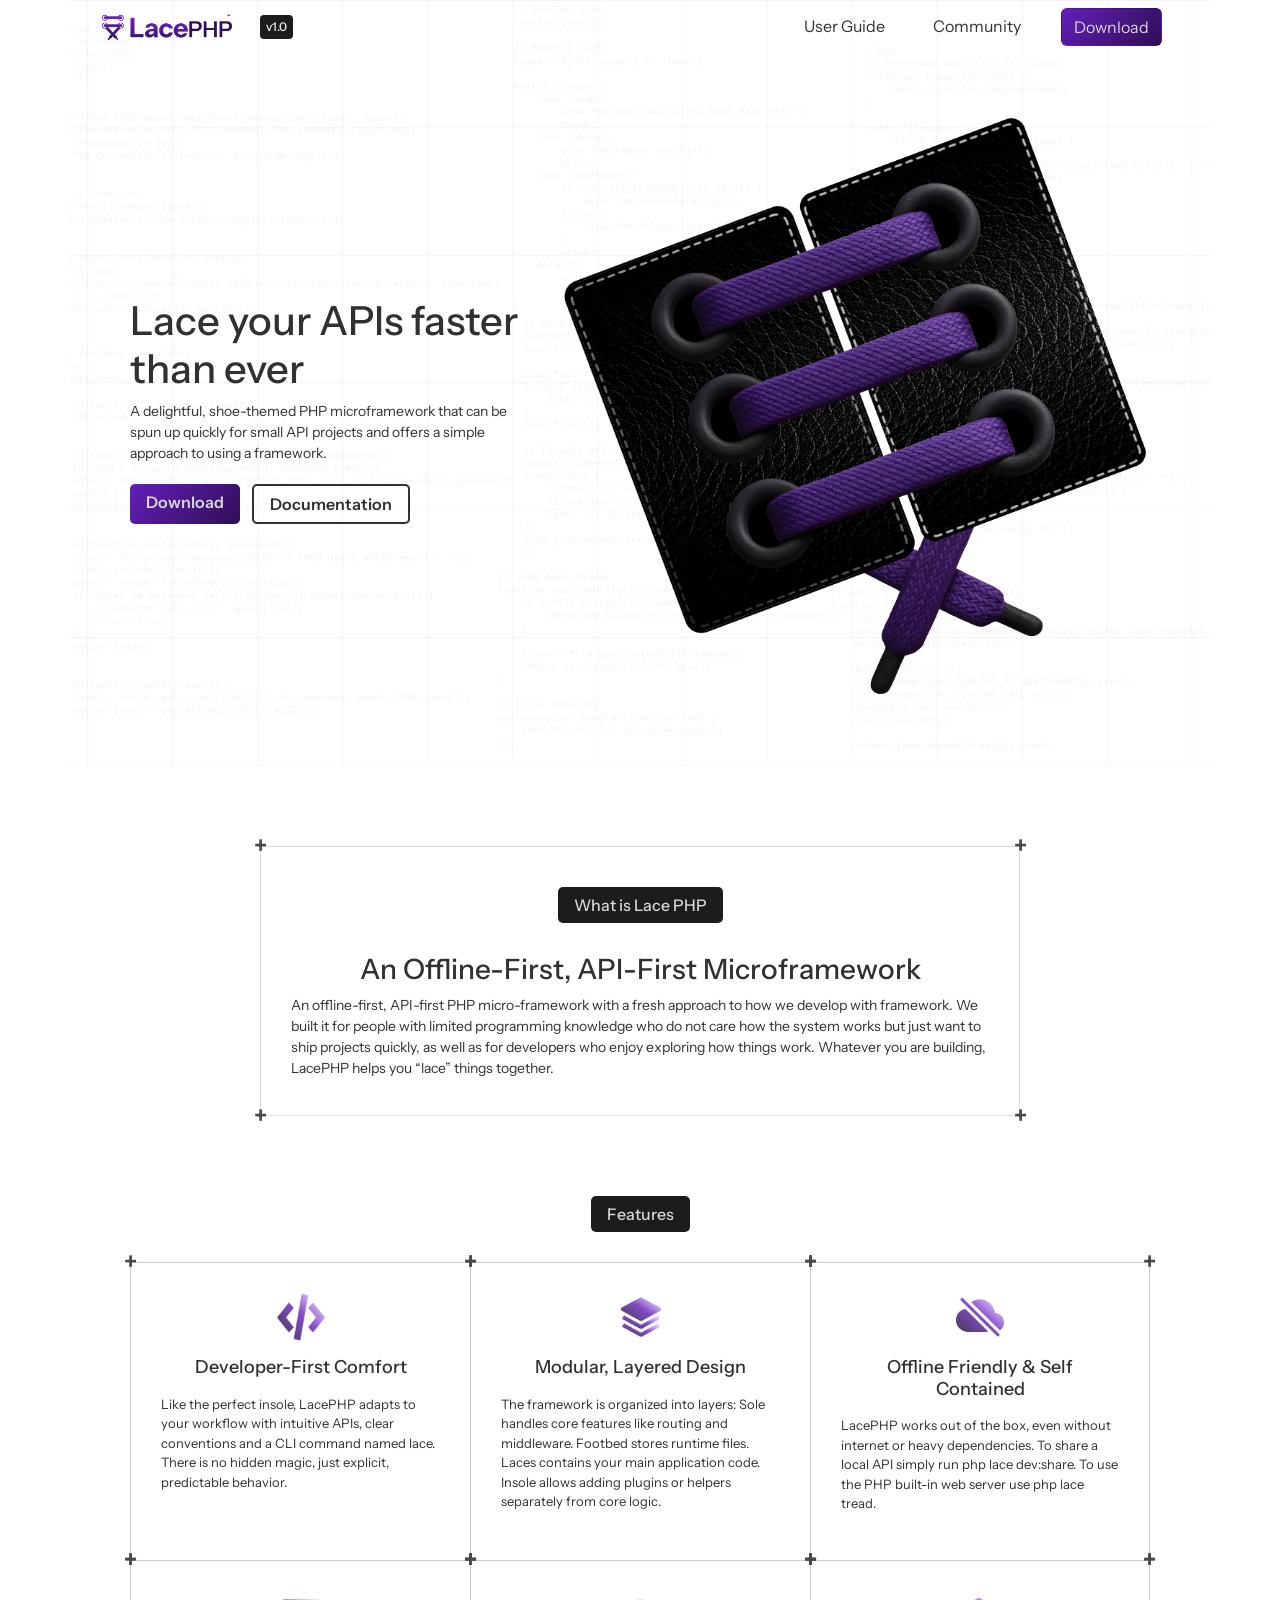
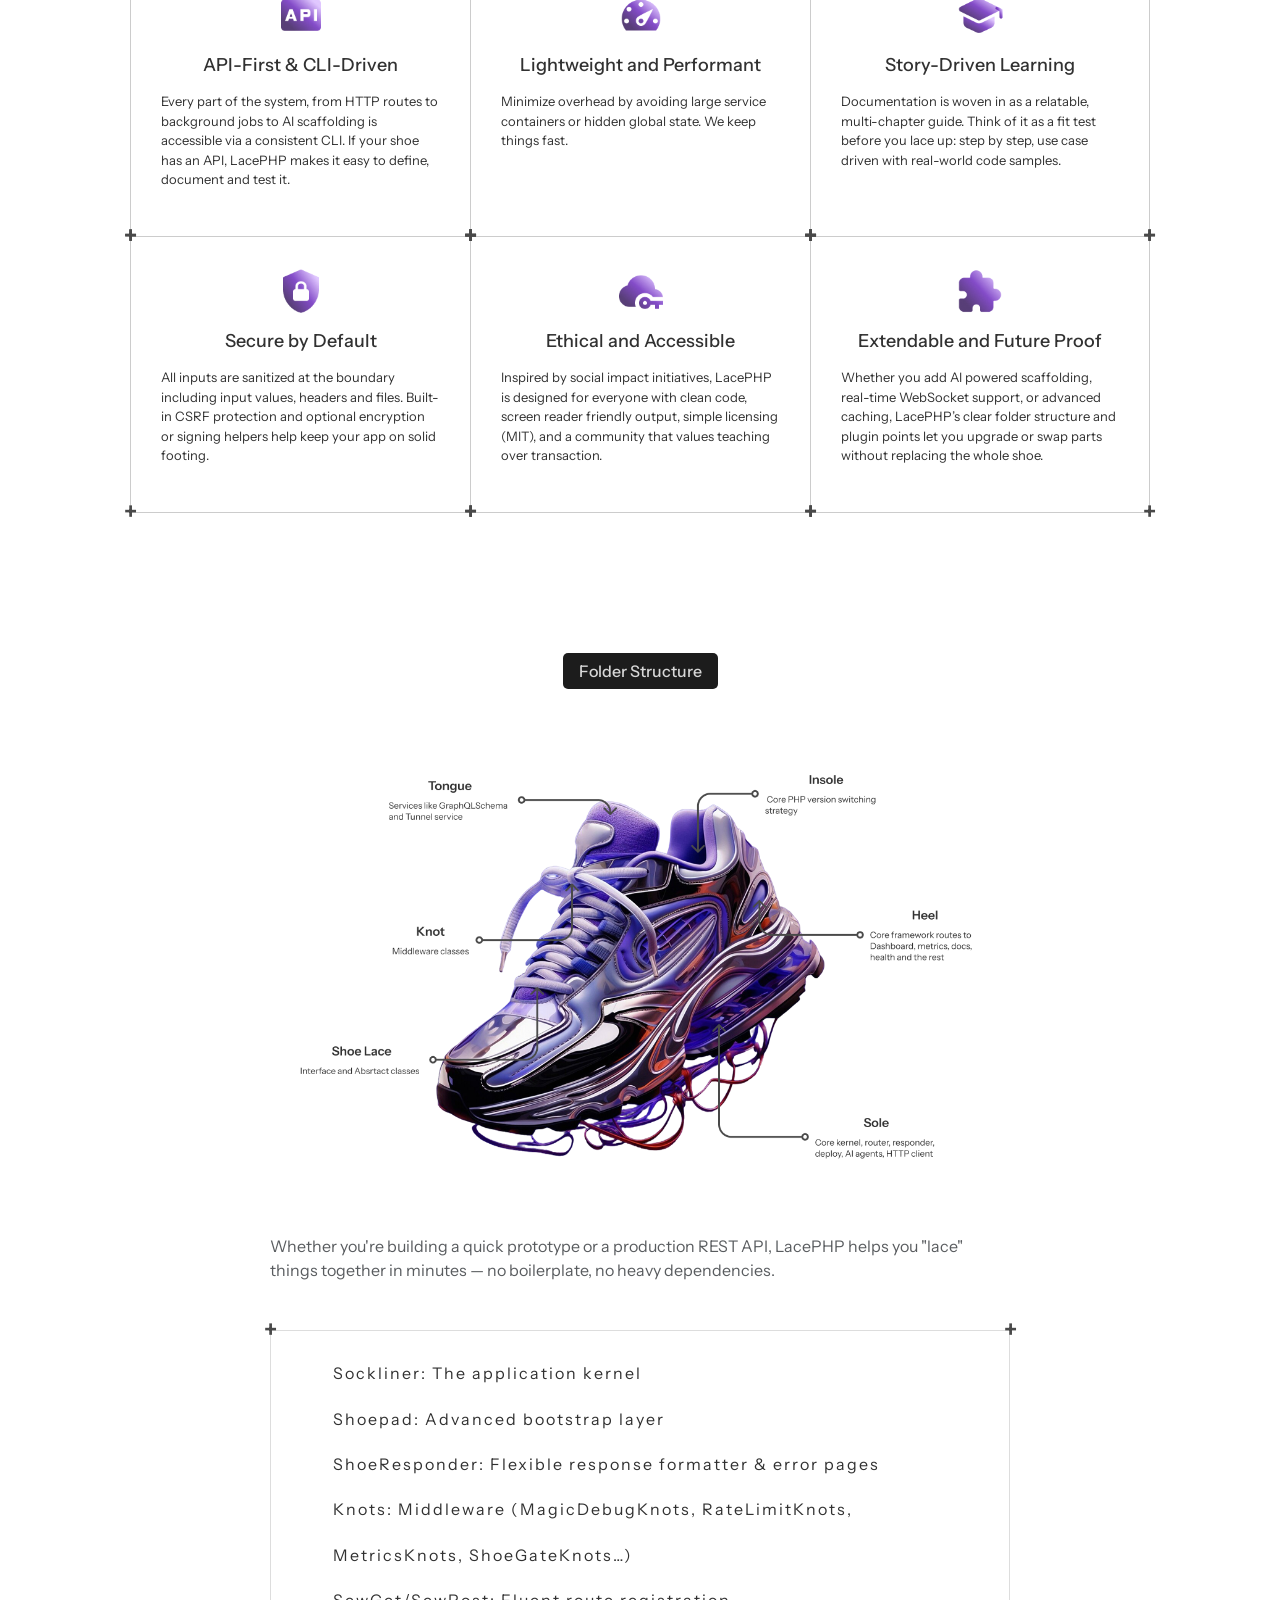
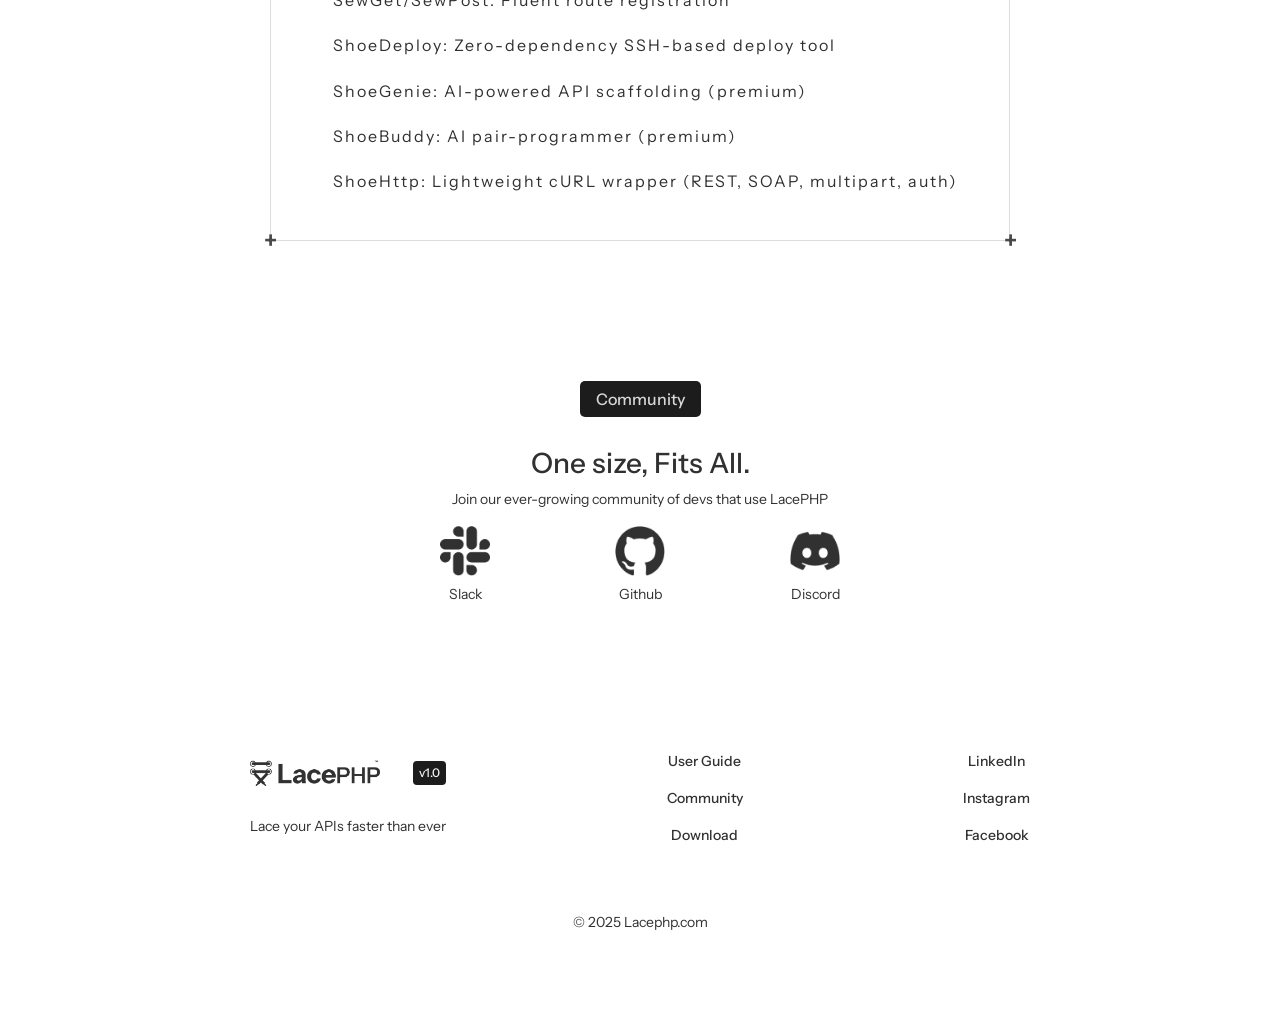
<file: index.html>
<!DOCTYPE html>
<html lang="en">

<head>
  <meta charset="UTF-8" />
  <meta name="viewport" content="width=device-width, initial-scale=1.0" />
  <link rel="shortcut icon" href="Images/favicon.ico" type="image/x-icon">
  <title>LacePHP</title>
  <link rel="stylesheet" href="style.css">
  <link href="https://cdn.jsdelivr.net/npm/bootstrap@5.3.3/dist/css/bootstrap.min.css" rel="stylesheet" />
  <link rel="preconnect" href="https://fonts.googleapis.com">
  <link rel="preconnect" href="https://fonts.gstatic.com" crossorigin>
  <link href="https://fonts.googleapis.com/css2?family=Instrument+Sans:wght@400;600&display=swap" rel="stylesheet">
</head>

<body>
   <header class="container">
    <nav class="navbar navbar-expand-lg content1">
      <div class="container">
        <a class="navbar-brand d-flex align-items-center" href="/">
          <img src="Images/Full Logo Color.png" alt="Logo" class="logo" />
          <span class="version-badge ms-2">v1.0</span>
        </a>
        <button class="navbar-toggler" type="button" data-bs-toggle="modal" data-bs-target="#mobileNavModal">
          <span class="navbar-toggler-icon"></span>
        </button>
        <div class="collapse navbar-collapse">
          <ul class="navbar-nav ms-auto mb-2 mb-lg-0">
            <li class="nav-item px-3"><a class="nav-link active" href="#structure">User Guide</a></li>
            <li class="nav-item px-3"><a class="nav-link" href="#community">Community</a></li>
            <li class="nav-item px-3"><a class="btn primary" href="#hero">Download</a></li>
          </ul>
        </div>
      </div>
    </nav>

    
    <div class="modal fade" id="mobileNavModal" tabindex="-1" aria-hidden="true">
      <div class="modal-dialog modal-fullscreen">
        <div class="modal-content container">
          <div class="modal-header">
           <a class="navbar-brand d-flex align-items-center" href="/">
            <img src="Images/Full Logo Color.png" alt="Logo" class="logo" />
            <span class="version-badge ms-2">v1.0</span>
          </a>
            <button type="button" class="btn-close" data-bs-dismiss="modal" aria-label="Close"></button>
          </div>
          <div class="modal-body d-flex flex-column">
            <ul class="mobile-nav-list list-unstyled flex-grow-1">
              <li><a href="#structure" class="nav-link">User Guide</a></li>
              <li><a href="#community" class="nav-link">Community</a></li>
              <li><a class="primary btn btn1" href="#hero">Get Started</a></li>
            </ul>
          </div>
        </div>
      </div>
    </div>

 <section class="content1 hero-section" id="hero">
  <div class="hero-container">
    <div class="text">
      <h1>Lace your APIs faster than ever</h1>
      <p>
        A delightful, shoe-themed PHP microframework that can be spun up quickly for small API projects and offers a simple approach to using a framework.
      </p>
      <div class="btns">
        <a href="#" class="btn1">Download</a>
        <a href="#structure" class="btn2">Documentation</a>
      </div>
    </div>
    <div class="image">
      <img src="Images/Lace.png" alt="Lace illustration" class="lace-img">
    </div>
  </div>
</section> 

  </header>
  
<div class="lace-php-container">
  <!-- Plus icons at the corners -->
  <span class="plus-icon top-left">+</span>
  <span class="plus-icon top-right">+</span>
  <span class="plus-icon bottom-left">+</span>
  <span class="plus-icon bottom-right">+</span>

  <div class="lace-php content4" id="lace-php">
    <div class="btns justify-content-center">
      <a href="#lace-php" class="btn3">What is Lace PHP</a>
    </div>
    <h3>An Offline-First, API-First Microframework</h3>
    <p>
      An offline-first, API-first PHP micro-framework with a fresh approach to how we develop with framework. We built it for people with limited programming knowledge who do not care how the system works but just want to ship projects quickly, as well as for developers who enjoy exploring how things work. Whatever you are building, LacePHP helps you “lace” things together.
    </p>
  </div>
</div>


  <!-- <section class="features content1" id="features">
  <div class="btns justify-content-center ">
          <a href="#features" class="btn3">Features</a>
    </div>
    <div class="features-grid">
    <div class="feature-card">
      <img src="Images/developer.png" alt="Dev Comfort" class="feature-icon" />
      <h5>Developer-First Comfort</h5>
      <p>Like the perfect insole, LacePHP adapts to your workflow with intuitive APIs, clear conventions and a CLI command named lace. There is no hidden magic, just explicit, predictable behavior.</p>
    </div>
    <div class="feature-card">
      <img src="Images/modular-design.png" alt="Modular Design" class="feature-icon" />
      <h5>Modular, Layered Design</h5>
      <p>The framework is organized into layers:
Sole handles core features like routing and middleware. Footbed stores runtime files.
Laces contains your main application code.
Insole allows adding plugins or helpers separately from core logic.</p>
    </div>
    <div class="feature-card">
      <img src="Images/offline-friendly.png" alt="Offline Support" class="feature-icon" />
      <h5>Offline Friendly & Self Contained</h5>
      <p>LacePHP works out of the box, even without internet or heavy dependencies. To share a local API simply run php lace dev:share (for example via ngrok). To use the PHP built-in web server use php lace tread.</p>
    </div>

    <div class="feature-card">
      <img src="Images/api.png" alt="API First" class="feature-icon" />
      <h5>API-First & CLI-Driven</h5>
      <p>Every part of the system, from HTTP routes to background jobs to AI scaffolding is accessible via a consistent command-line interface. If your shoe has an API, LacePHP makes it easy to define, document and test it.</p>
    </div>
    <div class="feature-card">
      <img src="Images/lightweight.png" alt="Lightweight" class="feature-icon" />
      <h5>Lightweight and Performant</h5>
      <p>Minimize overhead by avoiding large service containers or hidden global state. We keep things fast.</p>
    </div>
    <div class="feature-card">
      <img src="Images/story-driven.png" alt="Learning" class="feature-icon" />
      <h5>Story-Driven Learning</h5>
      <p>Documentation is woven in as a relatable, multi-chapter guide. Think of it as a fit test before you lace up: step by step, use case driven with real-world code samples.</p>
    </div>

    <div class="feature-card">
      <img src="Images/securedefualt.png" alt="Security" class="feature-icon" />
      <h5>Secure by Default</h5>
      <p>All inputs are sanitized at the boundary including input values, headers and files. Built-in CSRF protection and optional encryption or signing helpers help keep your app on solid footing.</p>
    </div>
    <div class="feature-card">
      <img src="Images/ethical-accessiblity.png" alt="Accessible" class="feature-icon" />
      <h5>Ethical and Accessible</h5>
      <p>Inspired by social impact initiatives, LacePHP is designed for everyone with clean code, screen reader friendly output, simple licensing (MIT) and a community that values teaching over transaction.</p>
    </div>
    <div class="feature-card">
      <img src="Images/extendble-future.png" alt="Future Proof" class="feature-icon" />
      <h5>Extendable and Future Proof</h5>
      <p>Whether you add AI powered scaffolding, real time WebSocket support or advanced caching, LacePHP’s clear folder structure and plugin points let you upgrade or swap parts without replacing the whole shoe.</p>
    </div>
  </div>
</section> -->

<section class="features content1" id="features">
  <div class="btns justify-content-center">
    <a href="#features" class="btn3">Features</a>
  </div>

  <div class="features-grid" id="featuresGrid">
    <!-- Cards will be injected here by JavaScript -->
  </div>
</section>

   <div class="structure content3" id="structure">
        <div class="btns justify-content-center ">
          <a href="#structure" class="btn3">Folder Structure</a>
        </div>
        <div class="position-relative text-muted content3">
        <img src="Images/File Structure.png" alt="Lace PHP Shoe" class="shoe-img" />   
        </div>

    <div class="mt-5 mb-5 text-muted">
      Whether you're building a quick prototype or a production REST API, LacePHP helps you "lace" things together in minutes — no boilerplate, no heavy dependencies.
    </div>
    <div class="source-code-container">
      <span class="plus-icon top-left">+</span>
  <span class="plus-icon top-right">+</span>
  <span class="plus-icon bottom-left">+</span>
  <span class="plus-icon bottom-right">+</span>
  <div class="source-code text-muted">
    <ul>
      <li>Sockliner: The application kernel</li>
      <li>Shoepad: Advanced bootstrap layer</li>
      <li>ShoeResponder: Flexible response formatter & error pages</li>
      <li>Knots: Middleware (MagicDebugKnots, RateLimitKnots, MetricsKnots, ShoeGateKnots…)</li>
      <li>SewGet/SewPost: Fluent route registration</li>
      <li>ShoeDeploy: Zero-dependency SSH-based deploy tool</li>
      <li>ShoeGenie: AI-powered API scaffolding (premium)</li>
      <li>ShoeBuddy: AI pair-programmer (premium)</li>
      <li>ShoeHttp: Lightweight cURL wrapper (REST, SOAP, multipart, auth)</li>
    </ul>
  </div>
  
</div>

  </div>
   </div>

   <div class="community content5" id="community">
    <div class="btns justify-content-center ">
          <a href="#community" class="btn3">Community</a>
        </div>
    <h3>One size, Fits All.</h3>
    <p>Join our ever-growing community of devs that use LacePHP</p>
    <div class="d-flex">
      <div>
        <a href=""><img src="Images/slack.png" alt="Slack"></a>
        <p>Slack</p>
      </div>
      <div>
        <a href=""><img src="Images/github.png" alt="GitHub"></a>
        <p>Github</p>
      </div>
      <div>
        <a href=""><img src="Images/discord.png" alt="Discord"></a>
        <p>Discord</p>
      </div>
    </div>
  </div> 

  <!-- Footer -->
  <footer class="content3 d-flex flex-column">
    <div class="d-flex w-100">
      <div>
        <a class="navbar-brand d-flex align-items-center" href="/">
        <img src="Images/Full Logo Black.png" alt="Logo" class="logo" />
        <span class="version-badge ms-2">v1.0</span>
        </a>

        <p>Lace your APIs faster than ever</p>
      </div>
      <div>
        <ul>
          <li><a href="#structure">User Guide</a></li>
          <li><a href="#community">Community</a></li>
          <li><a href="#hero">Download</a></li>
        </ul>
      </div>
      <div>
        <ul>
          <li><a href="">LinkedIn</a></li>
          <li><a href="">Instagram</a></li>
          <li><a href="">Facebook</a></li>
        </ul>
      </div>
    </div>
    <div class="foot">
      <p>© 2025 Lacephp.com</p>
    </div>
  </footer>
  <script src="https://cdn.jsdelivr.net/npm/bootstrap@5.3.3/dist/js/bootstrap.bundle.min.js"></script>
  <script src="script.js"></script>
  
 <script>
  document.addEventListener('DOMContentLoaded', function () {
    const modalElement = document.getElementById('mobileNavModal');
    const toggler = document.querySelector('.navbar-toggler');
    const navLinks = modalElement.querySelectorAll('.nav-link');

    if (modalElement && toggler) {
      const bsModal = new bootstrap.Modal(modalElement);

      toggler.addEventListener('click', () => {
        bsModal.show();
      });

      // Close modal when any nav link is clicked
      navLinks.forEach(link => {
        link.addEventListener('click', () => {
          bsModal.hide();
        });
      });
    }
  });
</script>



</body>

</html>
</file>
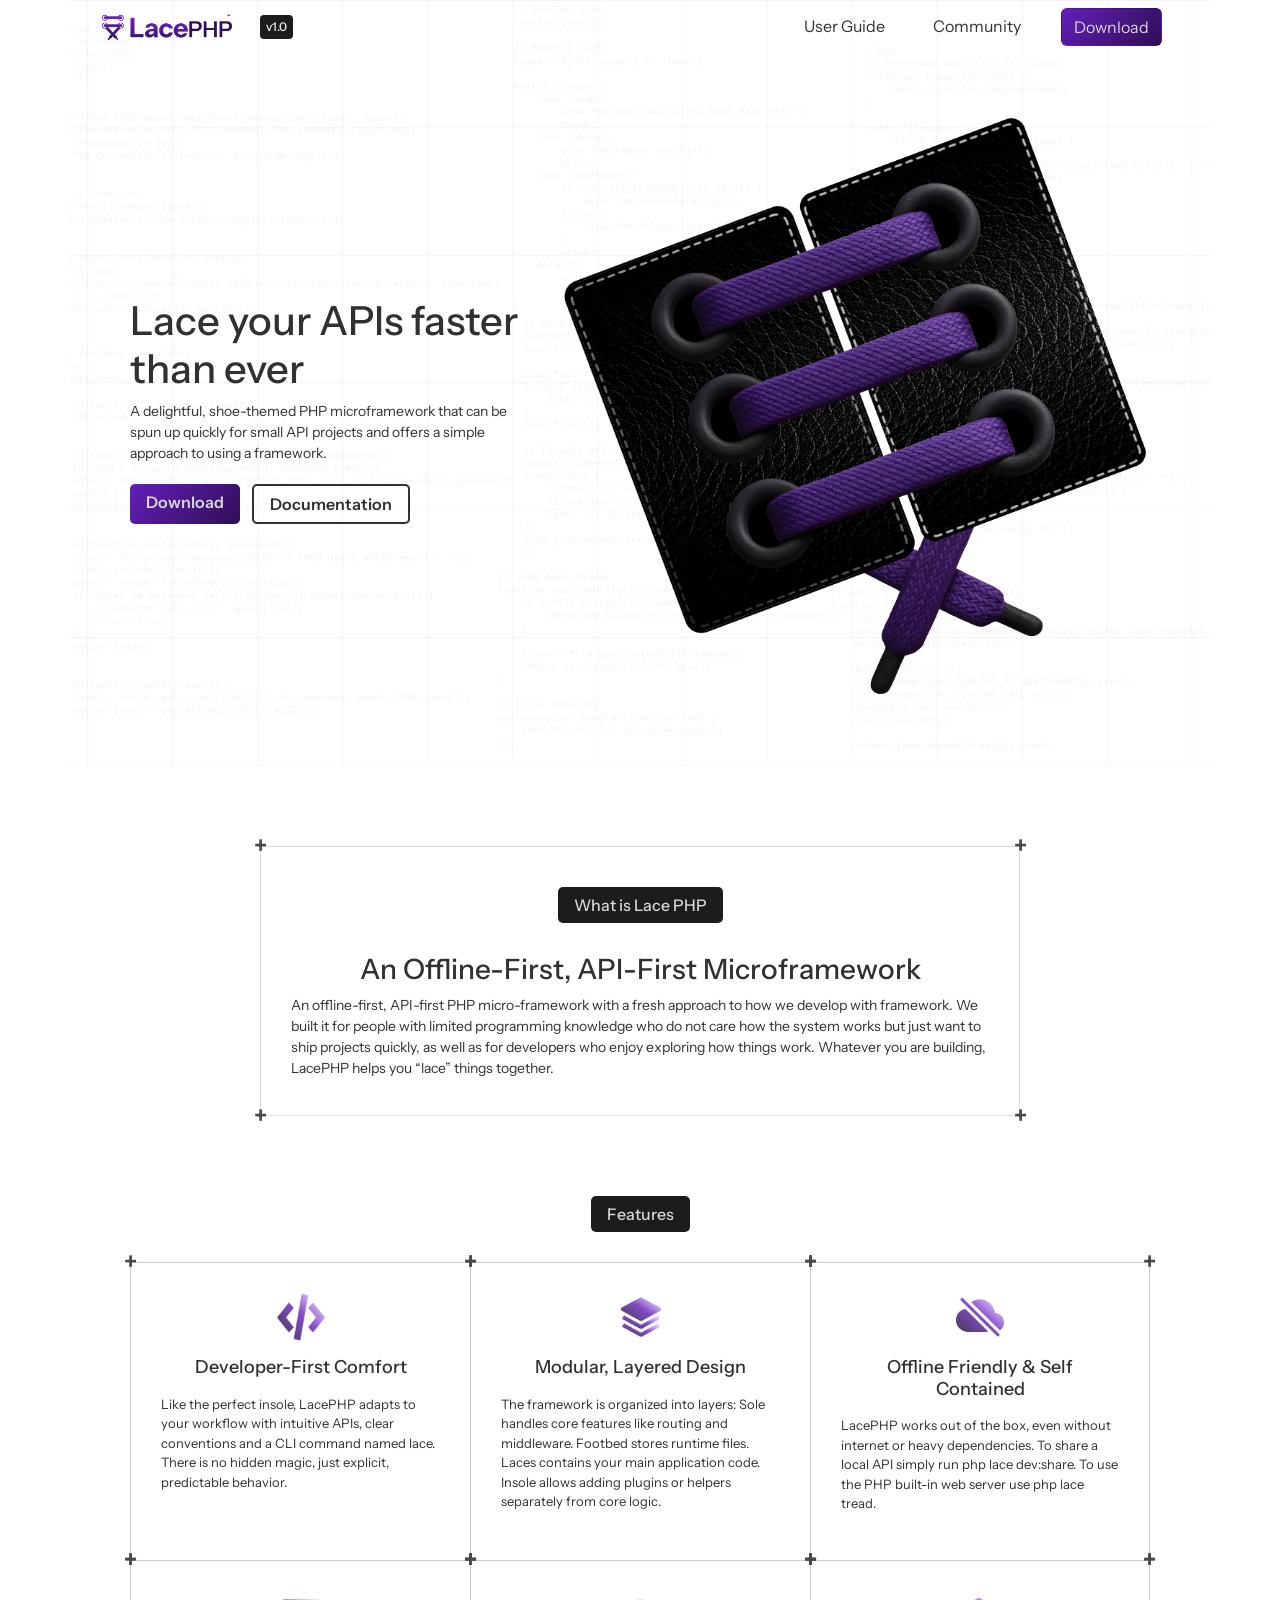
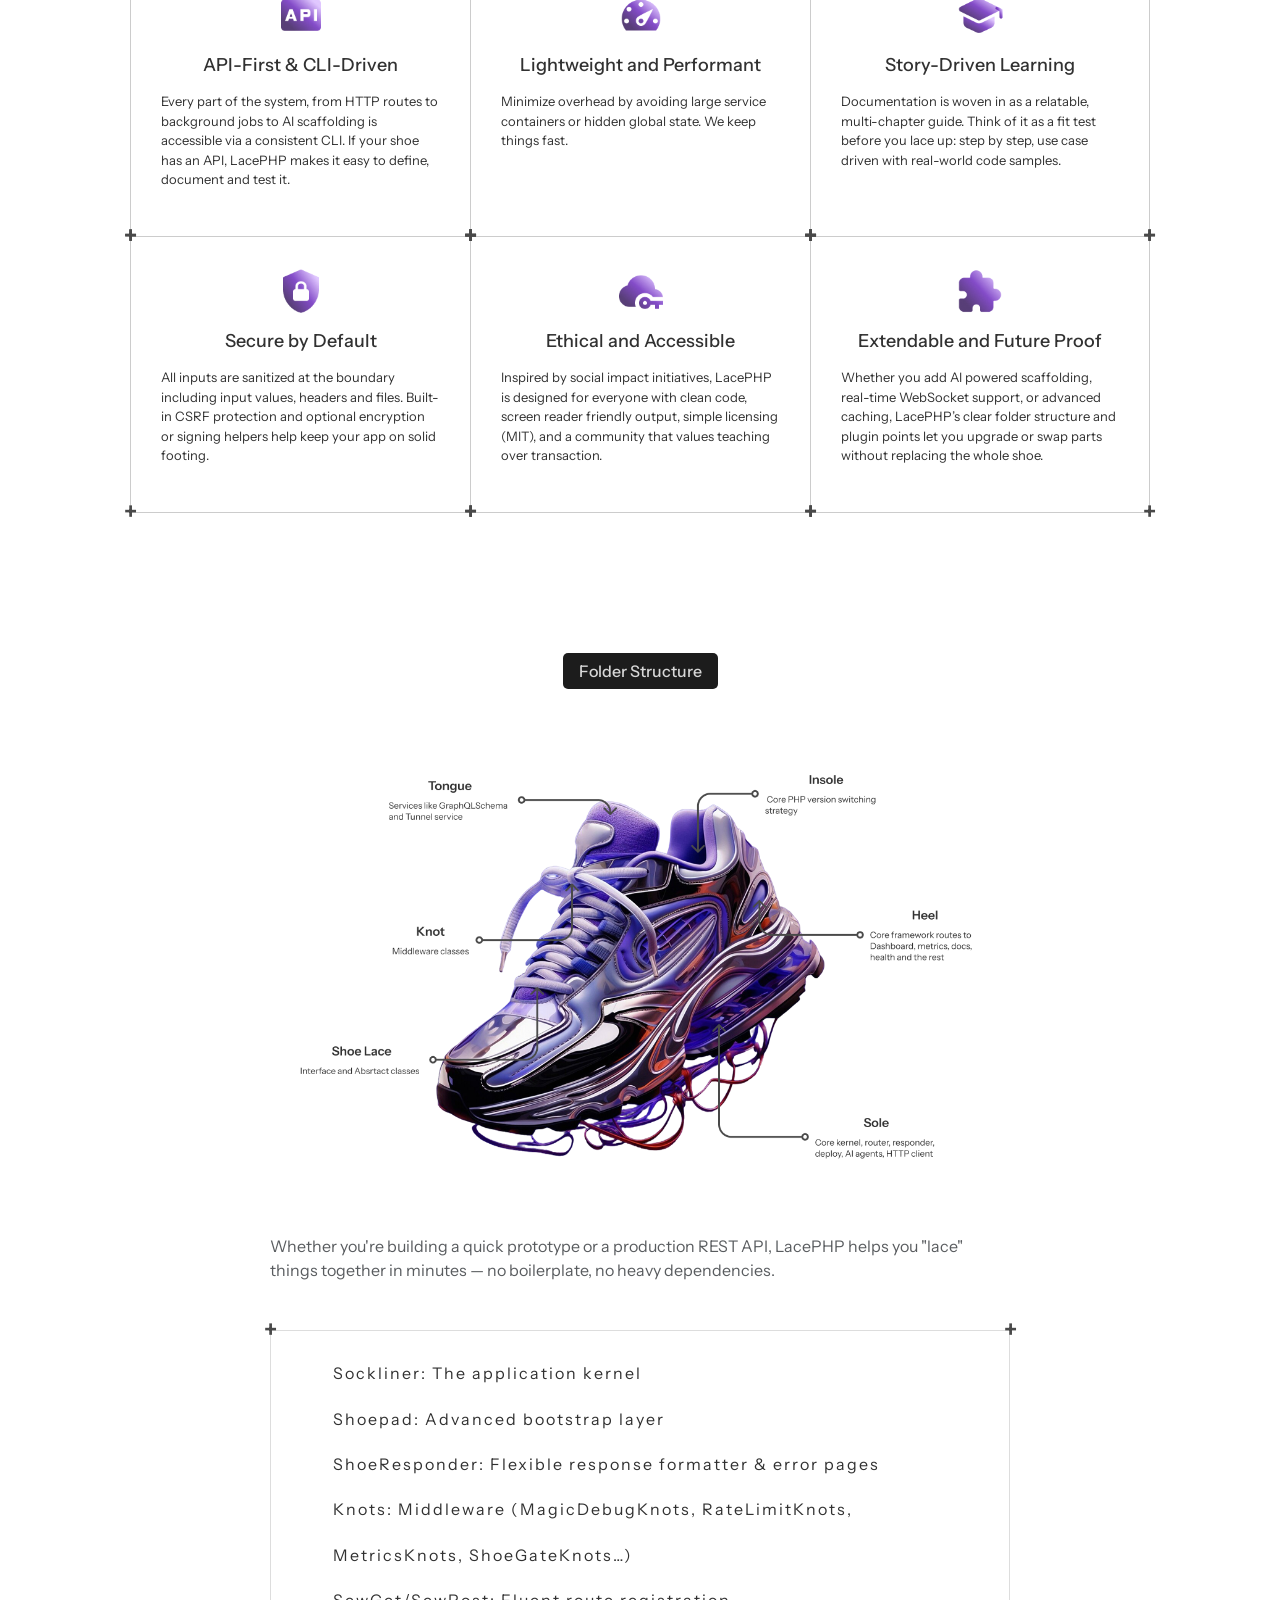
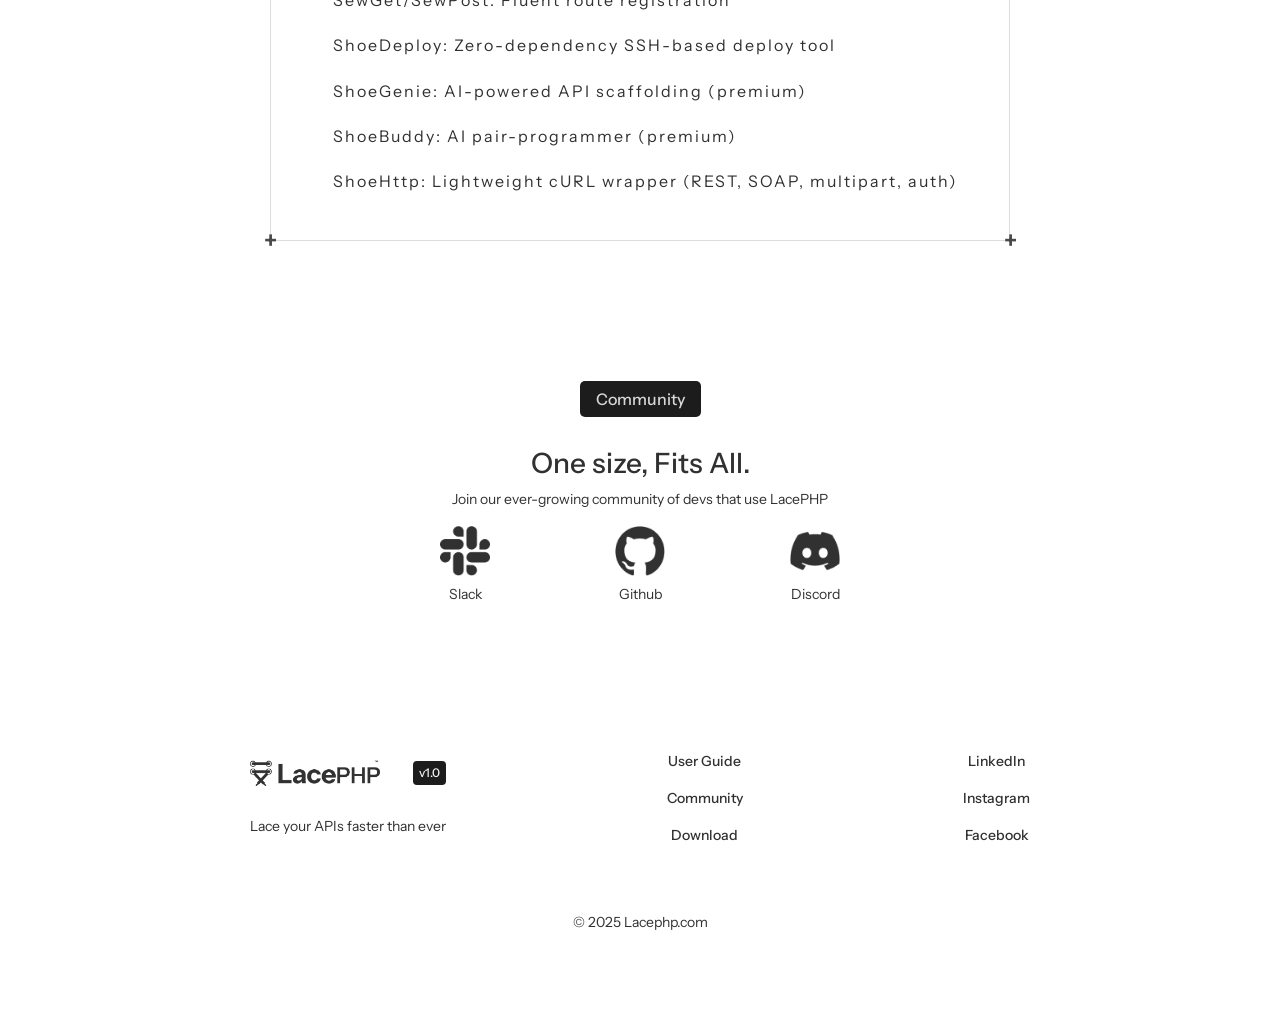
<file: tra.html>
<!DOCTYPE html>
<html lang="en">

<head>
  <meta charset="UTF-8" />
  <meta name="viewport" content="width=device-width, initial-scale=1.0" />
  <link rel="shortcut icon" href="Images/favicon.ico" type="image/x-icon">
  <title>LacePHP: The Lightweight Offline-First PHP Microframework for Rapid API Development</title>
  <meta name="description" content="LacePHP is a delightful, shoe-themed PHP microframework designed for offline-first, API-first development. Spin up production-ready REST APIs in minutes with minimal boilerplate, built-in AI scaffolding, metrics, caching & more.">
  <meta name="keywords" content="PHP microframework, API framework, offline-first PHP, LacePHP, REST API, lightweight PHP framework, PHP AI scaffolding, developer productivity">
  <meta property="og:title" content="LacePHP: Lightweight Offline-First PHP Microframework" />
  <meta property="og:description" content="Rapidly build REST APIs with LacePHP’s minimal footprint, AI-powered scaffolding, routing, caching, metrics & more—no heavy dependencies required." />
  <meta property="og:type" content="website" />
  <meta property="og:url" content="https://www.lacephp.com/" />
  <meta property="og:image" content="https://www.lacephp.com/assets/og-image.png" />
  <meta name="twitter:card" content="summary_large_image" />
  <meta name="twitter:title" content="LacePHP: Lightweight API-First PHP Microframework" />
  <meta name="twitter:description" content="Build, test and deploy PHP APIs faster with LacePHP’s offline-first, AI-assisted microframework." />
  <meta name="twitter:image" content="https://www.lacephp.com/assets/og-image.png" />
  <link rel="stylesheet" href="style.css">
  <link href="https://cdn.jsdelivr.net/npm/bootstrap@5.3.3/dist/css/bootstrap.min.css" rel="stylesheet" />
  <link rel="preconnect" href="https://fonts.googleapis.com">
  <link rel="preconnect" href="https://fonts.gstatic.com" crossorigin>
  <link href="https://fonts.googleapis.com/css2?family=Instrument+Sans:wght@400;600&display=swap" rel="stylesheet">
</head>

<body>
   <header class="container">
    <nav class="navbar navbar-expand-lg content1">
      <div class="container">
        <a class="navbar-brand d-flex align-items-center" href="/">
          <img src="Images/Full Logo Color.png" alt="Logo" class="logo" />
          <span class="version-badge ms-2">v1.0</span>
        </a>
        <button class="navbar-toggler" type="button" data-bs-toggle="modal" data-bs-target="#mobileNavModal">
          <span class="navbar-toggler-icon"></span>
        </button>
        <div class="collapse navbar-collapse">
          <ul class="navbar-nav ms-auto mb-2 mb-lg-0">
            <li class="nav-item px-3"><a class="nav-link active" href="#structure">User Guide</a></li>
            <li class="nav-item px-3"><a class="nav-link" href="#community">Community</a></li>
            <li class="nav-item px-3"><a class="btn primary" href="#hero">Download</a></li>
          </ul>
        </div>
      </div>
    </nav>

    
    <div class="modal fade" id="mobileNavModal" tabindex="-1" aria-hidden="true">
      <div class="modal-dialog modal-fullscreen">
        <div class="modal-content container">
          <div class="modal-header">
           <a class="navbar-brand d-flex align-items-center" href="/">
            <img src="Images/Full Logo Color.png" alt="Logo" class="logo" />
            <span class="version-badge ms-2">v1.0</span>
          </a>
            <button type="button" class="btn-close" data-bs-dismiss="modal" aria-label="Close"></button>
          </div>
          <div class="modal-body d-flex flex-column">
            <ul class="mobile-nav-list list-unstyled flex-grow-1">
              <li><a href="#structure" class="nav-link">User Guide</a></li>
              <li><a href="#community" class="nav-link">Community</a></li>
              <li><a class="primary btn btn1" href="#hero">Get Started</a></li>
            </ul>
          </div>
        </div>
      </div>
    </div>

 <section class="content1 hero-section" id="hero">
  <div class="hero-container">
    <div class="text">
      <h1>Lace your APIs faster than ever</h1>
      <p>
        A delightful, shoe-themed PHP microframework that can be spun up quickly for small API projects and offers a simple approach to using a framework.
      </p>
      <div class="btns">
        <a href="#" class="btn1">Download</a>
        <a href="#structure" class="btn2">Documentation</a>
      </div>
    </div>
    <div class="image">
      <img src="Images/Lace.png" alt="Lace illustration" class="lace-img">
    </div>
  </div>
</section> 

  </header>
  
<div class="lace-php-container">
  <!-- Plus icons at the corners -->
  <span class="plus-icon top-left">+</span>
  <span class="plus-icon top-right">+</span>
  <span class="plus-icon bottom-left">+</span>
  <span class="plus-icon bottom-right">+</span>

  <div class="lace-php content4" id="lace-php">
    <div class="btns justify-content-center">
      <a href="#lace-php" class="btn3">What is Lace PHP</a>
    </div>
    <h3>An Offline-First, API-First Microframework</h3>
    <p>
      An offline-first, API-first PHP micro-framework with a fresh approach to how we develop with framework. We built it for people with limited programming knowledge who do not care how the system works but just want to ship projects quickly, as well as for developers who enjoy exploring how things work. Whatever you are building, LacePHP helps you “lace” things together.
    </p>
  </div>
</div>


  <!-- <section class="features content1" id="features">
  <div class="btns justify-content-center ">
          <a href="#features" class="btn3">Features</a>
    </div>
    <div class="features-grid">
    <div class="feature-card">
      <img src="Images/developer.png" alt="Dev Comfort" class="feature-icon" />
      <h5>Developer-First Comfort</h5>
      <p>Like the perfect insole, LacePHP adapts to your workflow with intuitive APIs, clear conventions and a CLI command named lace. There is no hidden magic, just explicit, predictable behavior.</p>
    </div>
    <div class="feature-card">
      <img src="Images/modular-design.png" alt="Modular Design" class="feature-icon" />
      <h5>Modular, Layered Design</h5>
      <p>The framework is organized into layers:
Sole handles core features like routing and middleware. Footbed stores runtime files.
Laces contains your main application code.
Insole allows adding plugins or helpers separately from core logic.</p>
    </div>
    <div class="feature-card">
      <img src="Images/offline-friendly.png" alt="Offline Support" class="feature-icon" />
      <h5>Offline Friendly & Self Contained</h5>
      <p>LacePHP works out of the box, even without internet or heavy dependencies. To share a local API simply run php lace dev:share (for example via ngrok). To use the PHP built-in web server use php lace tread.</p>
    </div>

    <div class="feature-card">
      <img src="Images/api.png" alt="API First" class="feature-icon" />
      <h5>API-First & CLI-Driven</h5>
      <p>Every part of the system, from HTTP routes to background jobs to AI scaffolding is accessible via a consistent command-line interface. If your shoe has an API, LacePHP makes it easy to define, document and test it.</p>
    </div>
    <div class="feature-card">
      <img src="Images/lightweight.png" alt="Lightweight" class="feature-icon" />
      <h5>Lightweight and Performant</h5>
      <p>Minimize overhead by avoiding large service containers or hidden global state. We keep things fast.</p>
    </div>
    <div class="feature-card">
      <img src="Images/story-driven.png" alt="Learning" class="feature-icon" />
      <h5>Story-Driven Learning</h5>
      <p>Documentation is woven in as a relatable, multi-chapter guide. Think of it as a fit test before you lace up: step by step, use case driven with real-world code samples.</p>
    </div>

    <div class="feature-card">
      <img src="Images/securedefualt.png" alt="Security" class="feature-icon" />
      <h5>Secure by Default</h5>
      <p>All inputs are sanitized at the boundary including input values, headers and files. Built-in CSRF protection and optional encryption or signing helpers help keep your app on solid footing.</p>
    </div>
    <div class="feature-card">
      <img src="Images/ethical-accessiblity.png" alt="Accessible" class="feature-icon" />
      <h5>Ethical and Accessible</h5>
      <p>Inspired by social impact initiatives, LacePHP is designed for everyone with clean code, screen reader friendly output, simple licensing (MIT) and a community that values teaching over transaction.</p>
    </div>
    <div class="feature-card">
      <img src="Images/extendble-future.png" alt="Future Proof" class="feature-icon" />
      <h5>Extendable and Future Proof</h5>
      <p>Whether you add AI powered scaffolding, real time WebSocket support or advanced caching, LacePHP’s clear folder structure and plugin points let you upgrade or swap parts without replacing the whole shoe.</p>
    </div>
  </div>
</section> -->

<section class="features content1" id="features">
  <div class="btns justify-content-center">
    <a href="#features" class="btn3">Features</a>
  </div>

  <div class="features-grid" id="featuresGrid">
    <!-- Cards will be injected here by JavaScript -->
  </div>
</section>

   <div class="structure content3" id="structure">
        <div class="btns justify-content-center ">
          <a href="#structure" class="btn3">Folder Structure</a>
        </div>
        <div class="position-relative text-muted content3">
        <img src="Images/File Structure.png" alt="Lace PHP Shoe" class="shoe-img" />   
        </div>

    <div class="mt-5 mb-5 text-muted">
      Whether you're building a quick prototype or a production REST API, LacePHP helps you "lace" things together in minutes — no boilerplate, no heavy dependencies.
    </div>
    <div class="source-code-container">
      <span class="plus-icon top-left">+</span>
  <span class="plus-icon top-right">+</span>
  <span class="plus-icon bottom-left">+</span>
  <span class="plus-icon bottom-right">+</span>
  <div class="source-code text-muted">
    <ul>
      <li>Sockliner: The application kernel</li>
      <li>Shoepad: Advanced bootstrap layer</li>
      <li>ShoeResponder: Flexible response formatter & error pages</li>
      <li>Knots: Middleware (MagicDebugKnots, RateLimitKnots, MetricsKnots, ShoeGateKnots…)</li>
      <li>SewGet/SewPost: Fluent route registration</li>
      <li>ShoeDeploy: Zero-dependency SSH-based deploy tool</li>
      <li>ShoeGenie: AI-powered API scaffolding (premium)</li>
      <li>ShoeBuddy: AI pair-programmer (premium)</li>
      <li>ShoeHttp: Lightweight cURL wrapper (REST, SOAP, multipart, auth)</li>
    </ul>
  </div>
  
</div>

  </div>
   </div>

   <div class="community content5" id="community">
    <div class="btns justify-content-center ">
          <a href="#community" class="btn3">Community</a>
        </div>
    <h3>One size, Fits All.</h3>
    <p>Join our ever-growing community of devs that use LacePHP</p>
    <div class="d-flex">
      <div>
        <a href=""><img src="Images/slack.png" alt="Slack"></a>
        <p>Slack</p>
      </div>
      <div>
        <a href=""><img src="Images/github.png" alt="GitHub"></a>
        <p>Github</p>
      </div>
      <div>
        <a href=""><img src="Images/discord.png" alt="Discord"></a>
        <p>Discord</p>
      </div>
    </div>
  </div> 

  <!-- Footer -->
  <footer class="content3 d-flex flex-column">
    <div class="d-flex w-100">
      <div>
        <a class="navbar-brand d-flex align-items-center" href="/">
        <img src="Images/Full Logo Black.png" alt="Logo" class="logo" />
        <span class="version-badge ms-2">v1.0</span>
        </a>

        <p>Lace your APIs faster than ever</p>
      </div>
      <div>
        <ul>
          <li><a href="#structure">User Guide</a></li>
          <li><a href="#community">Community</a></li>
          <li><a href="#hero">Download</a></li>
        </ul>
      </div>
      <div>
        <ul>
          <li><a href="">LinkedIn</a></li>
          <li><a href="">Instagram</a></li>
          <li><a href="">Facebook</a></li>
        </ul>
      </div>
    </div>
    <div class="foot">
      <p>© 2025 Lacephp.com</p>
    </div>
  </footer>

  <script src="https://cdn.jsdelivr.net/npm/bootstrap@5.3.3/dist/js/bootstrap.bundle.min.js"></script>
  <script src="script.js"></script>
  
 <script>
  document.addEventListener('DOMContentLoaded', function () {
    const modalElement = document.getElementById('mobileNavModal');
    const toggler = document.querySelector('.navbar-toggler');
    const navLinks = modalElement.querySelectorAll('.nav-link');

    if (modalElement && toggler) {
      const bsModal = new bootstrap.Modal(modalElement);

      toggler.addEventListener('click', () => {
        bsModal.show();
      });

      // Close modal when any nav link is clicked
      navLinks.forEach(link => {
        link.addEventListener('click', () => {
          bsModal.hide();
        });
      });
    }
  });
</script>

<!-- Google tag (gtag.js) -->
<script async src="https://www.googletagmanager.com/gtag/js?id=G-CE9H740JKD"></script>
<script>
  window.dataLayer = window.dataLayer || [];
  function gtag(){dataLayer.push(arguments);}
  gtag('js', new Date());

  gtag('config', 'G-CE9H740JKD');
</script>

</body>

</html>
</file>
<file: style.css>
*{
    padding: 0;
    margin: 0;
    font-family: "Instrument Sans", sans-serif;
    color: #313131;
}

.content1{
    width: 100%;
    max-width: 1100px;
    margin: 0 auto
}
.content2{
  width: 100%;
   max-width: 900px;
    margin: 0 auto
}
.content3{
  width: 100%;
  max-width: 820px;
    margin: 0 auto
}

.content5{
  width: 100%;
    max-width: 480px;
    margin: 0 auto
}

.btns {
  display: flex;
  gap: 12px;
  margin-top: 20px;
}

.btns a {
  text-decoration: none;
  padding: 10px 16px;
  border-radius: 5px;
  font-size: 16px;
  font-weight: 600;
  transition: all 0.3s ease;
  line-height: 100%;
}

.btn1 {
  background: linear-gradient(135deg, #651FBB, #2E0E55);
  color: #D7D7D7;
}

.btn1:hover {
  opacity: 0.7;
}

.btn2 {
  border: 2px solid #313131;
  color: #313131;
  background-color: transparent;
}

.btn2:hover {
  background-color: #313131;
  color: white;
}

.btn3{
    background-color: #1C1C1C;
    color: #D7D7D7;
    margin-bottom: 30px;
    font-size: 16px;
    font-weight: 500 !important;
}

h1{
    font-weight: 600;
    line-height: 130%;
    font-size: 30px;
    margin-bottom: 20px;
}

h3{
    font-weight: 28px;
    font-weight: 600;
    line-height: 130%;
    margin-bottom: 20px;
    text-align: center;
}

p{
   line-height: 150%; 
   font-size: 14px;
   font-weight: 400;
   font-style: normal;
   margin-bottom: 20px;
}
.source-code{  
    font-family: "Source Code Pro", monospace !important;
    line-height: 206.99999999999997%;
    font-weight: 300;
    font-size: 22px;
    letter-spacing: 2px;
}
ul li{
    list-style: none;
    font-weight: 400;
    font-size: 16px;
}
.d-flex{
    display: flex;
    justify-content: space-between;
    align-items: center;
    gap: 20px;

}
header {
  background-image: url(./Images/Background.png);
  background-position: center center;
  background-size: cover;
  background-repeat: no-repeat;
}

.hero-container {
  display: flex;
  align-items: center;
  justify-content: space-between;
  gap: 40px;
  margin: 0 auto;
}
 .hero-section .text {
  flex: 1 1 400px;
  min-width: 280px;
}
.hero-section .image {
  flex: 1 1 600px;
  min-width: 280px; 
} 

.lace-img {
  max-width: 100%;
  height: auto;
  object-fit: contain;
}
.navbar {
    padding: 50px 10px;
    margin: 0px auto;
}
.logo {
    width: 130px;
} 

.version-badge {
  font-size: 12px;
  font-weight: 500;
  background-color: #1C1C1C; 
  color: #F1F1F1;
  padding: 3px 6px;
  border-radius: 4px;
}
.nav-link {
    font-size: 13px;
    padding: 8px auto;
    line-height: 21px;
    transition: 0.3s;
    color: #313131!important;
}
.nav-link:hover {
    color: #3a3a3a;
}
.primary {
    display: inline-block;
    background: linear-gradient(135deg, #651FBB, #2E0E55);
    color: #D7D7D7!important;
    font-size: 16px;
    padding: 8px 16px;
}

.mobile-nav-list {
    display: flex;
    flex-direction: column;
    justify-content: start;
    height: 100vh;
    width: 100%;
}
.mobile-nav-list li {
    margin: 10px;
}
.mobile-nav-list .nav-link {
    font-size: 14px;
    padding: 8px 0;
    display: block;
}

.btn-close:active,
.btn-close:focus {
    background-color: #8b0000 !important;
    box-shadow: none !important;
}
.hero-section,
.community,
.structure,
.features{
    padding: 60px 40px;
}

.hero-section{
  margin-bottom: 80px;
}

.community{
    text-align: center;
}

.lace-php,
.source-code{
    border: 1px solid #ddd;
    padding: 20px 30px;
}
    .community .d-flex {
      justify-content: space-between;
      gap: 40px;
      flex-wrap: wrap;
    }

    .community .d-flex div {
      text-align: center;
    }

    .community .d-flex img {
      width: 50px;
      height: 50px;
      object-fit: contain;
      margin-bottom: 8px;
    }

    footer {
      padding: 70px 20px;
      text-align: center;
    }

    footer .d-flex {
      flex-wrap: wrap;
      justify-content: space-between;
      gap: 20px;
      margin-bottom: 30px;
    }


    footer ul {
      list-style: none;
      padding: 0;
    }

    footer ul li a {
      text-decoration: none;
      color: #313131;
      font-size: 14px;
      font-weight: 500;
      display: block;
      margin-bottom: 16px;
    }

    .shoe-img {
      max-width: 100%;
      padding: 20px;
    }

.features-grid {
  display: grid;
  grid-template-columns: repeat(3, 1fr);
}

.feature-card {
  padding: 30px;
  height: 100%;
  display: flex;
  flex-direction: column;
  border-top: 1px solid rgba(0, 0, 0, 0.2);
  border-left: 1px solid rgba(0, 0, 0, 0.2);
}
.features-grid > .feature-card-container:nth-child(3n) {
  border-right: 1px solid rgba(0, 0, 0, 0.2);
}

.features-grid {
  display: grid;
  grid-template-columns: repeat(3, 1fr);
}
.features-grid > .feature-card-container:nth-last-child(-n + 3) {
  border-bottom: 1px solid rgba(0, 0, 0, 0.2);
}

.feature-card img {
  width: 48px;
  height: 48px;
  align-items: center;
  margin-bottom: 16px;
  display: block;
  margin: 0 auto 16px auto;
}

.feature-card h5 {
  font-size: 18px;
  margin-bottom: 16px;
  font-weight: 500;
  color: #313131;
  text-align: center;
}

.feature-card p {
  font-size: 13px;
  line-height: 150%;
}

@media (max-width: 1000px) {
  .hero-container {
    flex-direction: column;
    align-items: center;
  }

  .hero-section .text,
  .hero-section .image {
    flex: 1 1 100%;
    width: 100%;
  }

  .features-grid {
    display: grid;
    grid-template-columns: repeat(2, 1fr);
  }

   
  .features-grid > .feature-card-container:nth-child(2n) {
    border-right: 1px solid rgba(0, 0, 0, 0.2);
  }

  
  .features-grid > .feature-card-container:nth-child(3) {
    border-right: none;
    border-bottom: none;
  }
}



@media (max-width: 768px) {
  .lace-php-container {
  width: 90% !important;
}
  .hero-section .container{
     flex-wrap: wrap;
  }
      .community .d-flex {
        flex-direction: column;
        align-items: center;
      }

      footer .d-flex {
        flex-direction: column;
        align-items: center;
      }

      .hero-section,
      .community,
      .structure,
      .features{
          padding: 40px 40px;
      }
      
    }

    @media (max-width: 600px) {
  .features-grid {
    grid-template-columns: 1fr;
  }

  .feature-card-container {

    border-right: 1px solid rgba(0, 0, 0, 0.2) !important;
    border-bottom: none !important; 
  }

  .features-grid > .feature-card-container:last-child {
    border-bottom: 1px solid rgba(0, 0, 0, 0.2)!important;
  }
}


 .source-code-container {
  position: relative;
  display: inline-block;
}
.lace-php-container {
  position: relative;
  display: block;
  width: 100%;
  max-width: 760px;
  margin: 0 auto; 
}


.plus-icon {
  position: absolute;
  font-size: 24px;
  font-weight: bold;
  color: rgba(73, 73, 73, 1);
  background: none;
  line-height: 1;
  margin: 0;
  padding: 0;
  pointer-events: none;
  width: 2rem;
  height: 2rem;
  display: flex;
  align-items: center;
  justify-content: center;
}


.top-left {
  top: 0;
  left: 0;
  transform: translate(-50%, -50%);
}

.top-right {
  top: 0;
  right: 0;
  transform: translate(50%, -50%);
}

.bottom-left {
  bottom: 0;
  left: 0;
  transform: translate(-50%, 50%);
}

.bottom-right {
  bottom: 0;
  right: 0;
  transform: translate(50%, 50%);
}
.feature-card-container {
  position: relative;
  height: 100%;
}
</file>
